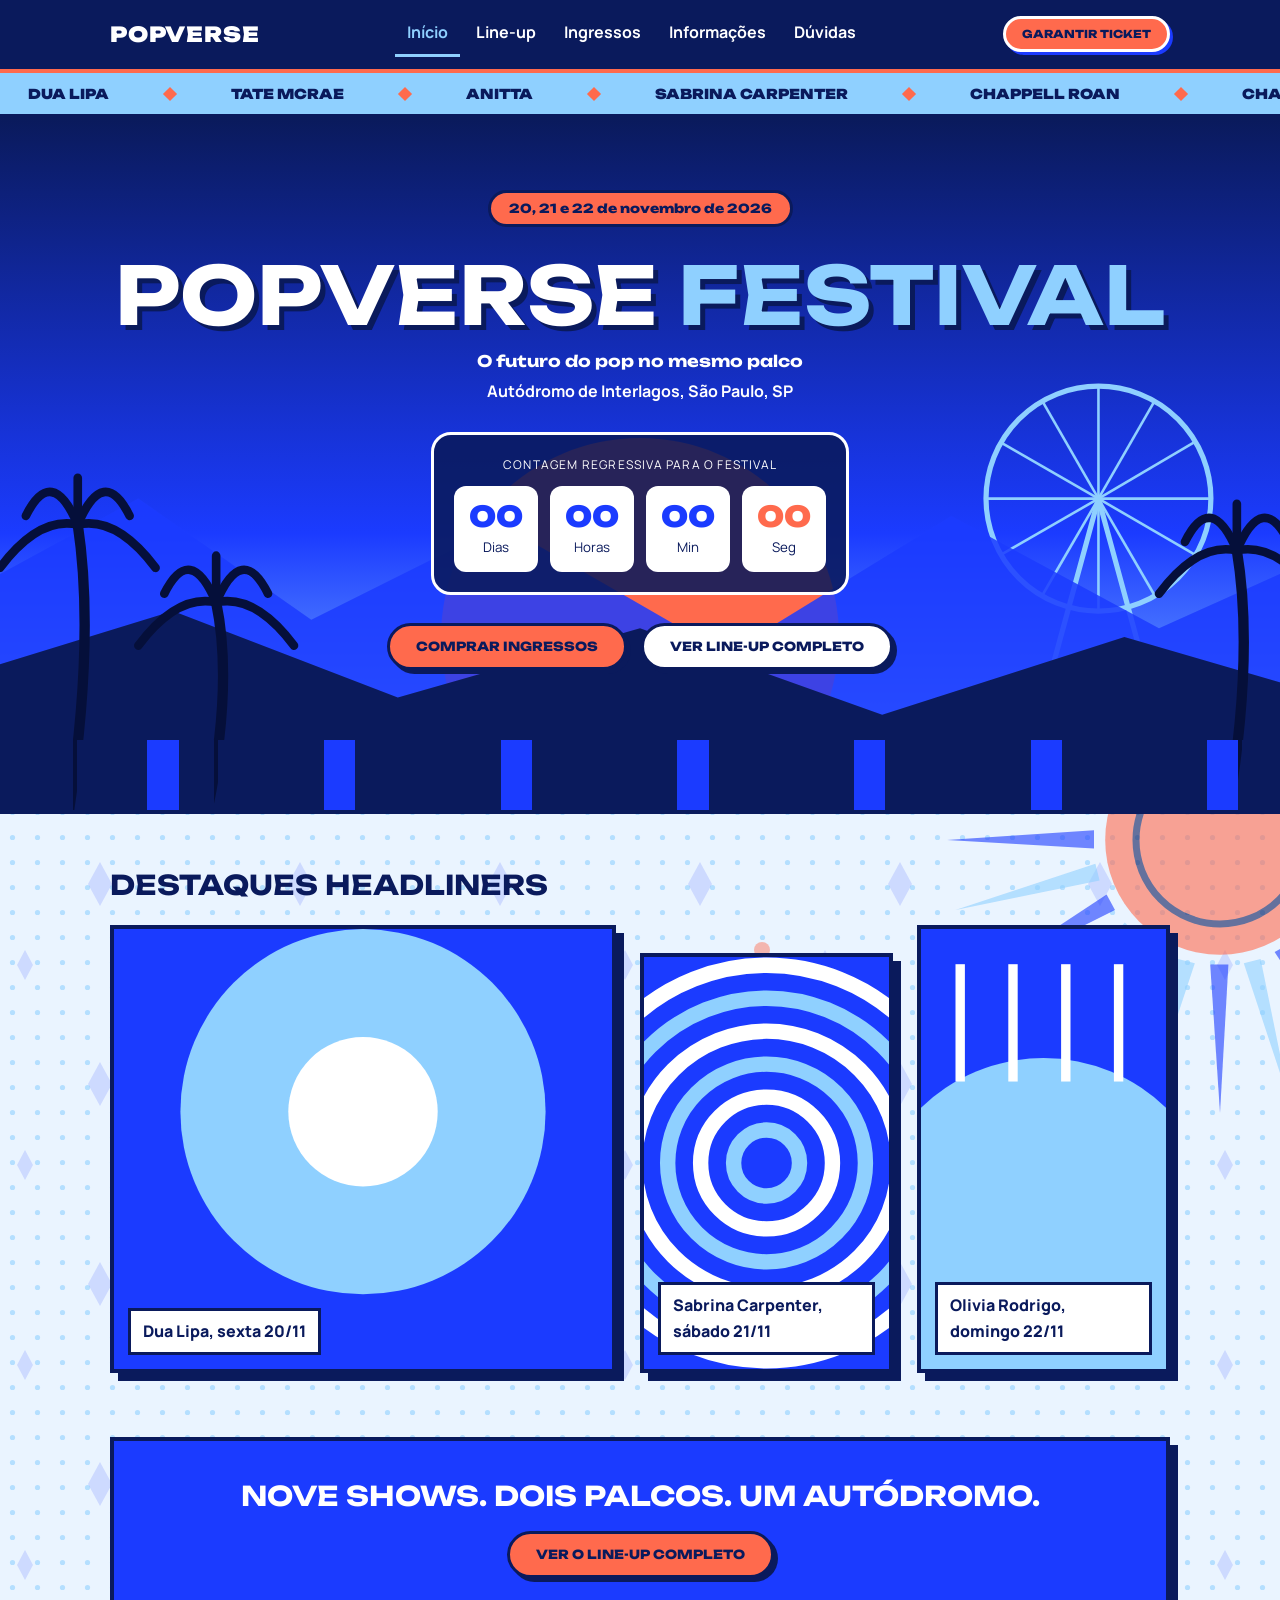
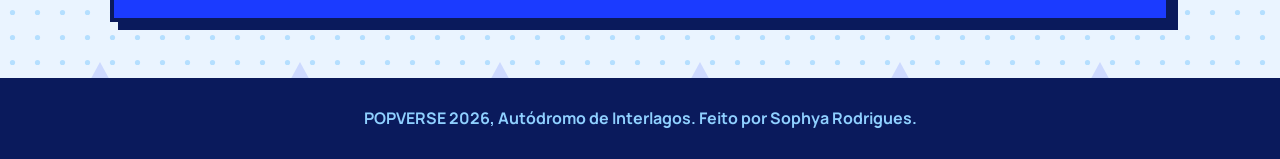
<file: index.html>
<!DOCTYPE html>
<html lang="pt-BR">
<head>
<meta charset="UTF-8">
<meta name="viewport" content="width=device-width, initial-scale=1">
<title>Início | POPVERSE 2026</title>
<link rel="preconnect" href="https://fonts.googleapis.com">
<link href="https://fonts.googleapis.com/css2?family=Unbounded:wght@700;900&family=Manrope:wght@400;700;800&display=swap" rel="stylesheet">
<link rel="stylesheet" href="style.css">
</head>
<body class="p-index">
<header><div class="topo"><a class="logo" href="index.html">POPVERSE</a><nav><a href="index.html" class="ativo" aria-current="page">Início</a><a href="lineup.html">Line-up</a><a href="ingressos.html">Ingressos</a><a href="informacoes.html">Informações</a><a href="faq.html">Dúvidas</a></nav><a class="btn" href="ingressos.html">Garantir ticket</a></div></header>
<div class="faixa-nomes" aria-hidden="true"><div class="trilho"><span>Dua Lipa</span><span>Tate McRae</span><span>Anitta</span><span>Sabrina Carpenter</span><span>Chappell Roan</span><span>Charli xcx</span><span>Olivia Rodrigo</span><span>Billie Eilish</span><span>Troye Sivan</span><span>Dua Lipa</span><span>Tate McRae</span><span>Anitta</span><span>Sabrina Carpenter</span><span>Chappell Roan</span><span>Charli xcx</span><span>Olivia Rodrigo</span><span>Billie Eilish</span><span>Troye Sivan</span></div></div><section class="hero"><p class="pilula">20, 21 e 22 de novembro de 2026</p><h1>Popverse <span>Festival</span></h1><p class="chamada">O futuro do pop no mesmo palco</p><p class="local">Autódromo de Interlagos, São Paulo, SP</p>
<div class="contagem"><p>Contagem regressiva para o festival</p><div class="tempo"><div><strong id="dias">00</strong><small>Dias</small></div><div><strong id="horas">00</strong><small>Horas</small></div><div><strong id="min">00</strong><small>Min</small></div><div><strong id="seg">00</strong><small>Seg</small></div></div></div>
<div class="botoes"><a class="btn" href="ingressos.html">Comprar ingressos</a><a class="btn sec" href="lineup.html">Ver line-up completo</a></div><div class="eq" aria-hidden="true"><span></span><span></span><span></span><span></span><span></span><span></span><span></span><span></span><span></span><span></span><span></span><span></span><span></span><span></span><span></span><span></span><span></span><span></span><span></span><span></span><span></span><span></span><span></span><span></span><span></span><span></span><span></span><span></span><span></span><span></span><span></span><span></span><span></span><span></span><span></span><span></span></div></section>
<main><h2>Destaques headliners</h2><div class="destaques">
<a class="d1" href="lineup.html"><span>Dua Lipa, sexta 20/11</span></a>
<a class="d2" href="lineup.html"><span>Sabrina Carpenter, sábado 21/11</span></a>
<a class="d3" href="lineup.html"><span>Olivia Rodrigo, domingo 22/11</span></a></div>
<section class="faixa"><h2>Nove shows. Dois palcos. Um autódromo.</h2><a class="btn" href="lineup.html">Ver o line-up completo</a></section></main>
<script>
var alvo=new Date('2026-11-20T18:00:00-03:00');
function tick(){var s=Math.floor(Math.max(0,alvo-new Date())/1000),v=[Math.floor(s/86400),Math.floor(s%86400/3600),Math.floor(s%3600/60),s%60];
['dias','horas','min','seg'].forEach(function(id,i){document.getElementById(id).textContent=String(v[i]).padStart(2,'0')})}
tick();setInterval(tick,1000);
</script>
<footer>POPVERSE 2026, Autódromo de Interlagos. Feito por Sophya Rodrigues.</footer>
</body>
</html>
</file>
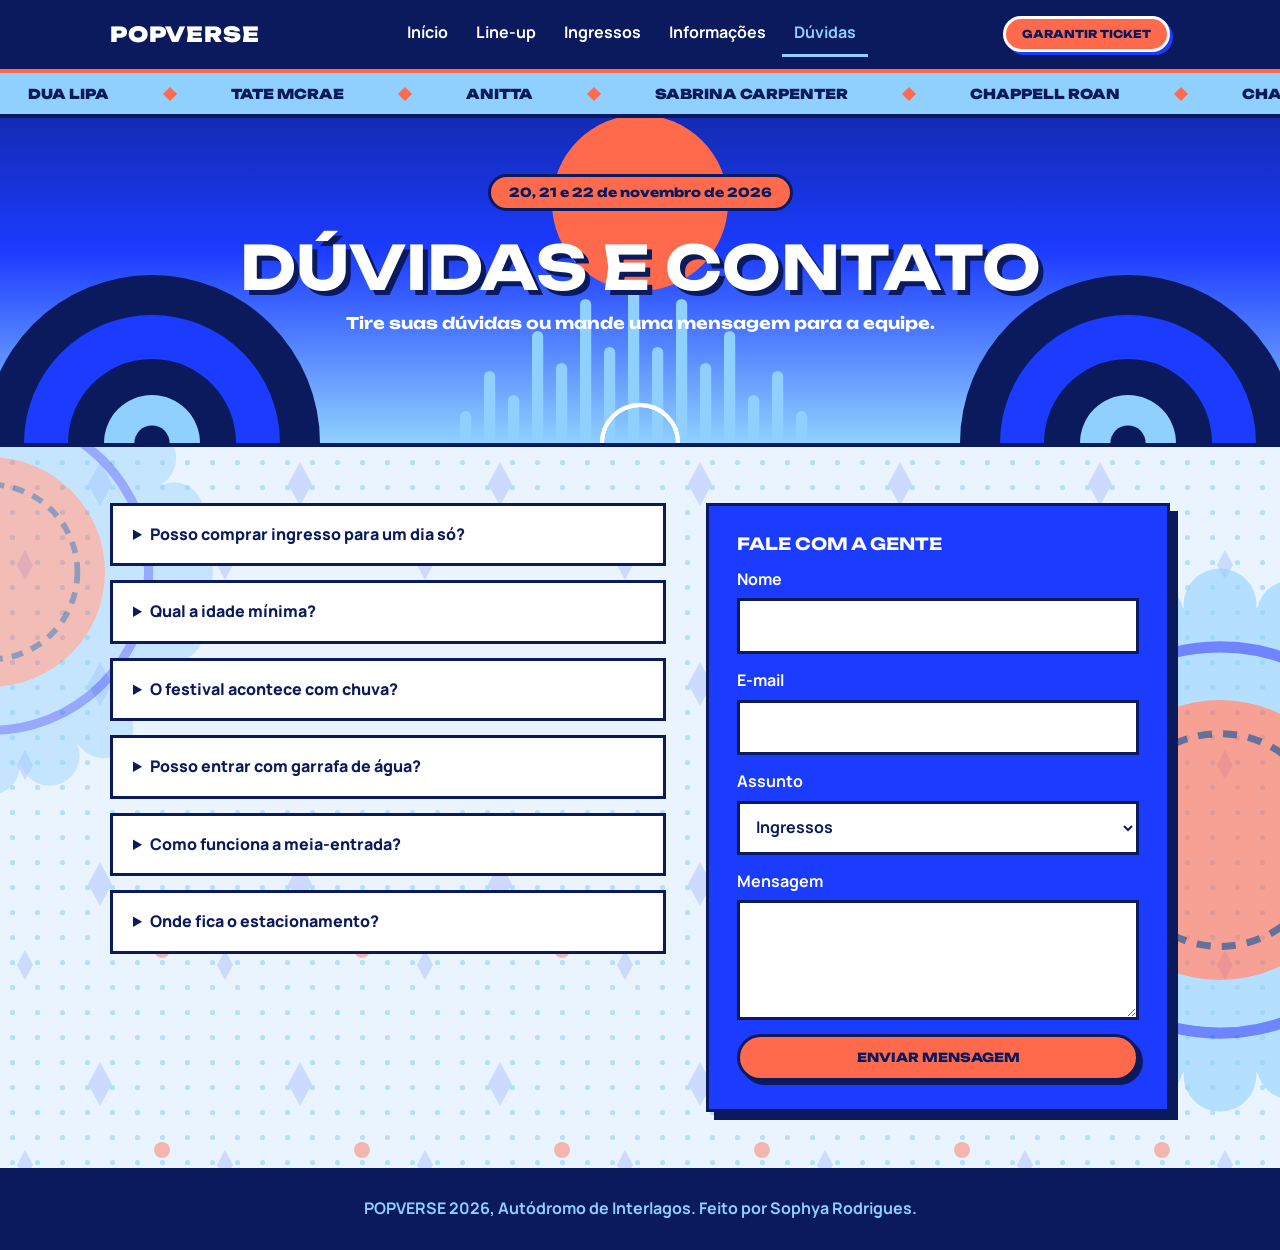
<file: faq.html>
<!DOCTYPE html>
<html lang="pt-BR">
<head>
<meta charset="UTF-8">
<meta name="viewport" content="width=device-width, initial-scale=1">
<title>Dúvidas e contato | POPVERSE 2026</title>
<link rel="preconnect" href="https://fonts.googleapis.com">
<link href="https://fonts.googleapis.com/css2?family=Unbounded:wght@700;900&family=Manrope:wght@400;700;800&display=swap" rel="stylesheet">
<link rel="stylesheet" href="style.css">
</head>
<body class="p-faq">
<header><div class="topo"><a class="logo" href="index.html">POPVERSE</a><nav><a href="index.html">Início</a><a href="lineup.html">Line-up</a><a href="ingressos.html">Ingressos</a><a href="informacoes.html">Informações</a><a href="faq.html" class="ativo" aria-current="page">Dúvidas</a></nav><a class="btn" href="ingressos.html">Garantir ticket</a></div></header>
<div class="faixa-nomes" aria-hidden="true"><div class="trilho"><span>Dua Lipa</span><span>Tate McRae</span><span>Anitta</span><span>Sabrina Carpenter</span><span>Chappell Roan</span><span>Charli xcx</span><span>Olivia Rodrigo</span><span>Billie Eilish</span><span>Troye Sivan</span><span>Dua Lipa</span><span>Tate McRae</span><span>Anitta</span><span>Sabrina Carpenter</span><span>Chappell Roan</span><span>Charli xcx</span><span>Olivia Rodrigo</span><span>Billie Eilish</span><span>Troye Sivan</span></div></div><section class="hero mini bn-faq"><div class="ondas" aria-hidden="true"><span></span><span></span><span></span></div><p class="pilula">20, 21 e 22 de novembro de 2026</p><h1>Dúvidas e contato</h1><p class="chamada">Tire suas dúvidas ou mande uma mensagem para a equipe.</p></section><main><div class="faq"><section><details><summary>Posso comprar ingresso para um dia só?</summary><p>Sim. O ingresso Pista vale para um dia à escolha. Premium e VIP são passaportes dos 3 dias.</p></details><details><summary>Qual a idade mínima?</summary><p>Menores de 16 anos entram acompanhados de responsável legal.</p></details><details><summary>O festival acontece com chuva?</summary><p>Sim. Os shows só são interrompidos em caso de risco. Leve capa de chuva.</p></details><details><summary>Posso entrar com garrafa de água?</summary><p>Só garrafa vazia e de plástico. Há bebedouros gratuitos dentro do autódromo.</p></details><details><summary>Como funciona a meia-entrada?</summary><p>Estudantes, idosos e pessoas com deficiência pagam metade, com comprovante na entrada.</p></details><details><summary>Onde fica o estacionamento?</summary><p>O autódromo tem estacionamento pago, mas recomendamos o trem até a estação Autódromo.</p></details></section><form onsubmit="return false"><h3>Fale com a gente</h3><label>Nome<input type="text"></label><label>E-mail<input type="email"></label><label>Assunto<select><option>Ingressos</option><option>Line-up</option><option>Outro</option></select></label><label>Mensagem<textarea></textarea></label><button class="btn" type="submit">Enviar mensagem</button></form></div></main>
<footer>POPVERSE 2026, Autódromo de Interlagos. Feito por Sophya Rodrigues.</footer>
</body>
</html>
</file>
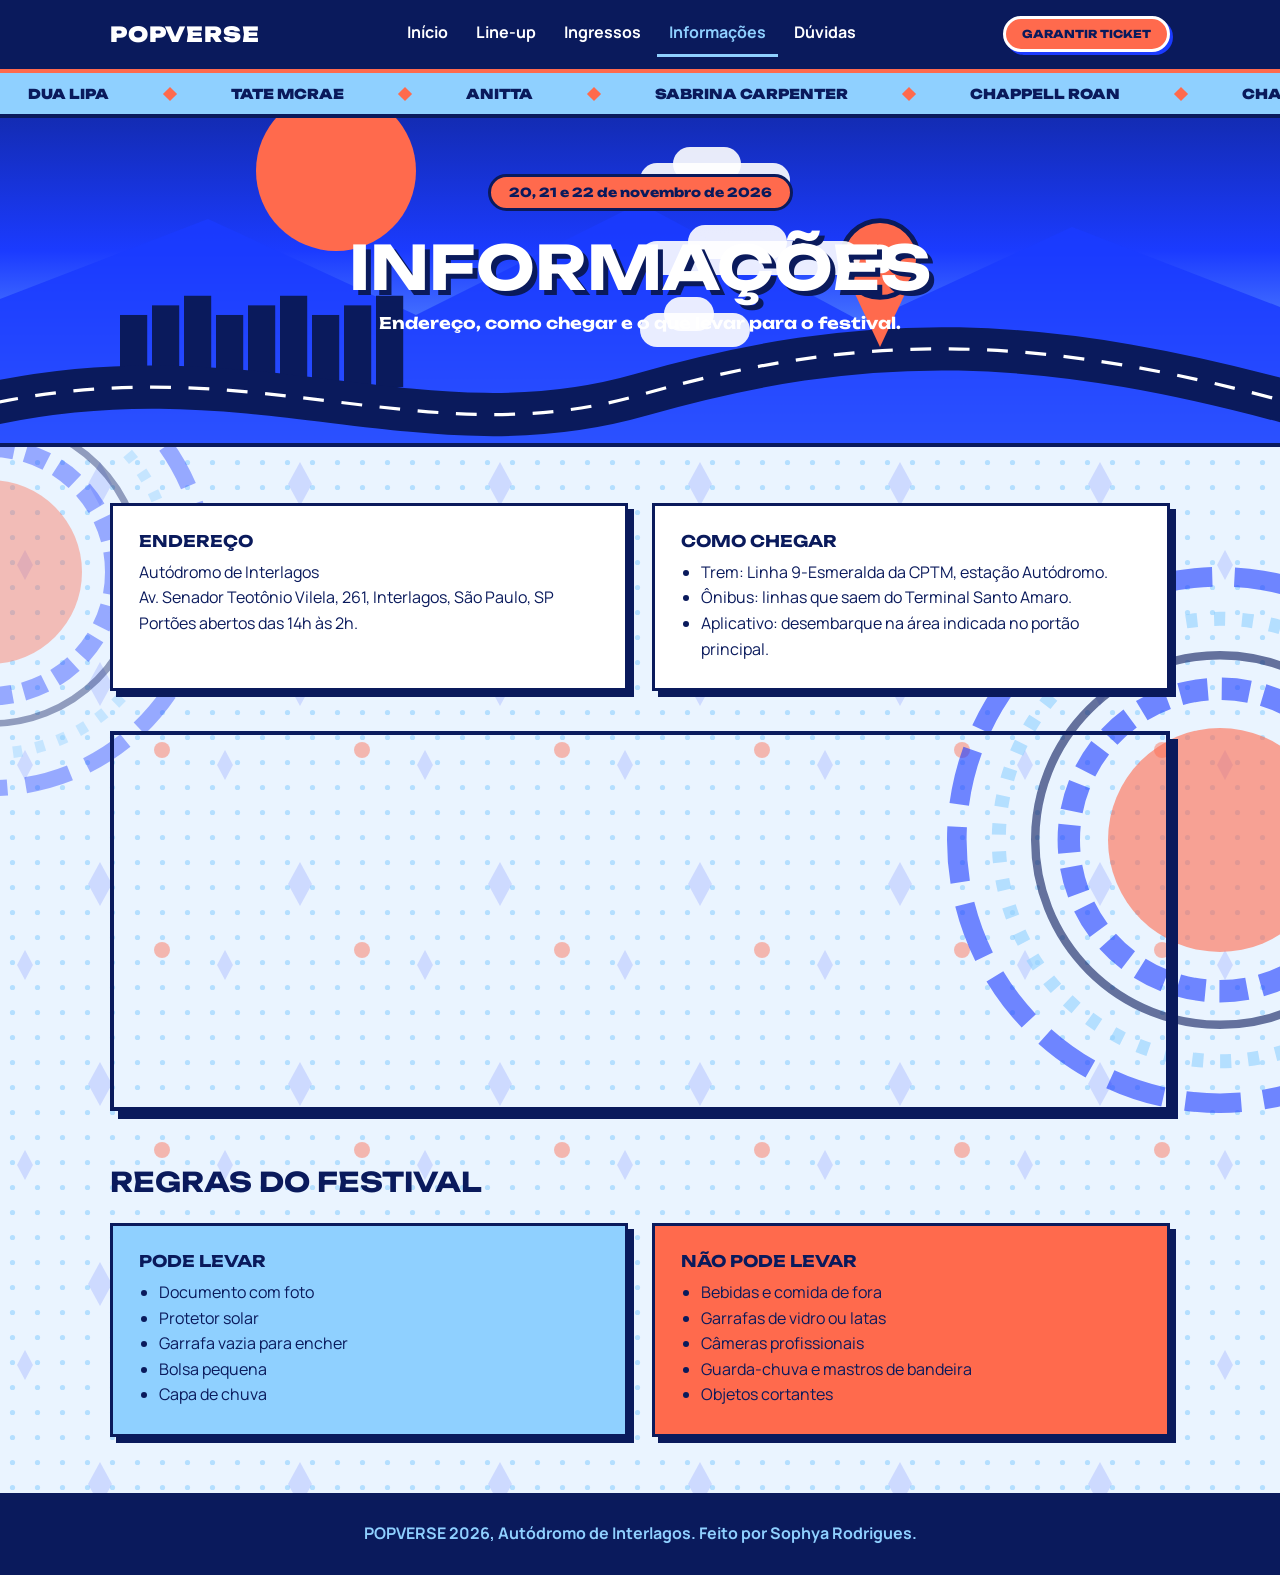
<file: informacoes.html>
<!DOCTYPE html>
<html lang="pt-BR">
<head>
<meta charset="UTF-8">
<meta name="viewport" content="width=device-width, initial-scale=1">
<title>Informações | POPVERSE 2026</title>
<link rel="preconnect" href="https://fonts.googleapis.com">
<link href="https://fonts.googleapis.com/css2?family=Unbounded:wght@700;900&family=Manrope:wght@400;700;800&display=swap" rel="stylesheet">
<link rel="stylesheet" href="style.css">
</head>
<body class="p-informacoes">
<header><div class="topo"><a class="logo" href="index.html">POPVERSE</a><nav><a href="index.html">Início</a><a href="lineup.html">Line-up</a><a href="ingressos.html">Ingressos</a><a href="informacoes.html" class="ativo" aria-current="page">Informações</a><a href="faq.html">Dúvidas</a></nav><a class="btn" href="ingressos.html">Garantir ticket</a></div></header>
<div class="faixa-nomes" aria-hidden="true"><div class="trilho"><span>Dua Lipa</span><span>Tate McRae</span><span>Anitta</span><span>Sabrina Carpenter</span><span>Chappell Roan</span><span>Charli xcx</span><span>Olivia Rodrigo</span><span>Billie Eilish</span><span>Troye Sivan</span><span>Dua Lipa</span><span>Tate McRae</span><span>Anitta</span><span>Sabrina Carpenter</span><span>Chappell Roan</span><span>Charli xcx</span><span>Olivia Rodrigo</span><span>Billie Eilish</span><span>Troye Sivan</span></div></div><section class="hero mini bn-informacoes"><div class="nuvens" aria-hidden="true"><span></span><span></span><span></span></div><p class="pilula">20, 21 e 22 de novembro de 2026</p><h1>Informações</h1><p class="chamada">Endereço, como chegar e o que levar para o festival.</p></section><main><div class="dois"><div><h3>Endereço</h3><p>Autódromo de Interlagos<br>Av. Senador Teotônio Vilela, 261, Interlagos, São Paulo, SP</p><p>Portões abertos das 14h às 2h.</p></div>
<div><h3>Como chegar</h3><ul><li>Trem: Linha 9-Esmeralda da CPTM, estação Autódromo.</li><li>Ônibus: linhas que saem do Terminal Santo Amaro.</li><li>Aplicativo: desembarque na área indicada no portão principal.</li></ul></div></div>
<iframe title="Mapa do Autódromo de Interlagos" src="https://www.google.com/maps?q=Aut%C3%B3dromo+de+Interlagos&output=embed" loading="lazy"></iframe>
<h2>Regras do festival</h2><div class="regras"><div class="pode"><h3>Pode levar</h3><ul><li>Documento com foto</li><li>Protetor solar</li><li>Garrafa vazia para encher</li><li>Bolsa pequena</li><li>Capa de chuva</li></ul></div>
<div class="nao"><h3>Não pode levar</h3><ul><li>Bebidas e comida de fora</li><li>Garrafas de vidro ou latas</li><li>Câmeras profissionais</li><li>Guarda-chuva e mastros de bandeira</li><li>Objetos cortantes</li></ul></div></div></main>
<footer>POPVERSE 2026, Autódromo de Interlagos. Feito por Sophya Rodrigues.</footer>
</body>
</html>
</file>
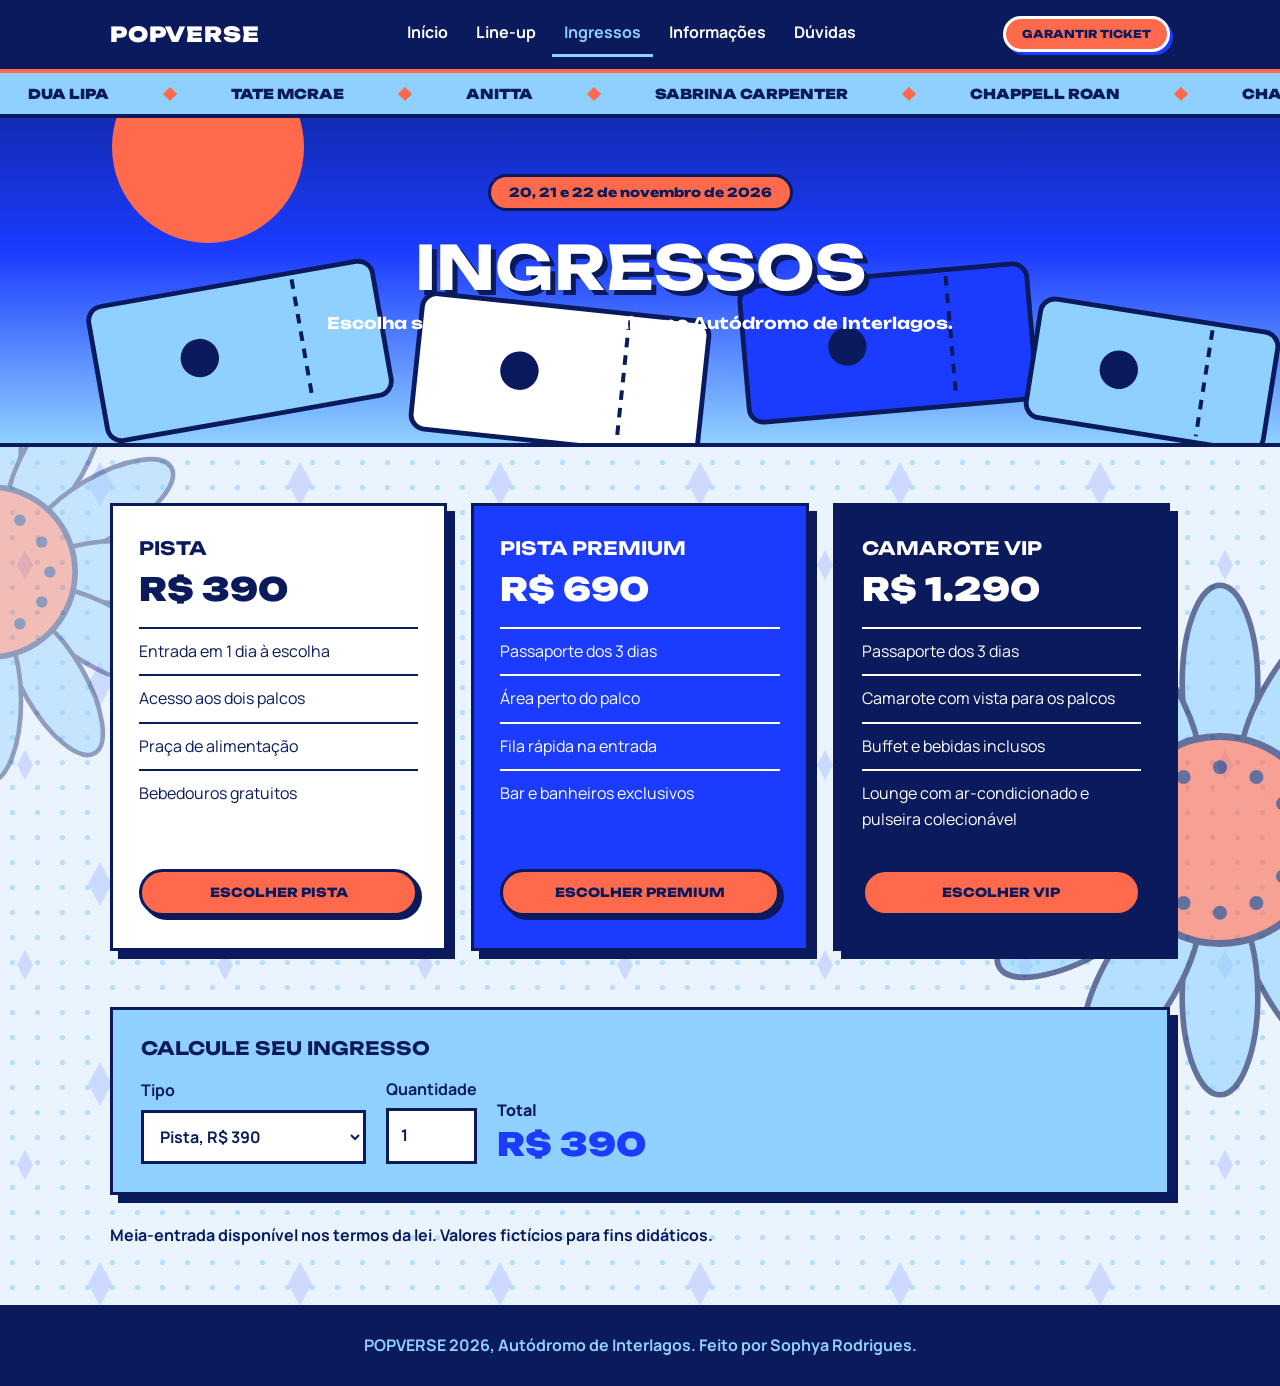
<file: ingressos.html>
<!DOCTYPE html>
<html lang="pt-BR">
<head>
<meta charset="UTF-8">
<meta name="viewport" content="width=device-width, initial-scale=1">
<title>Ingressos | POPVERSE 2026</title>
<link rel="preconnect" href="https://fonts.googleapis.com">
<link href="https://fonts.googleapis.com/css2?family=Unbounded:wght@700;900&family=Manrope:wght@400;700;800&display=swap" rel="stylesheet">
<link rel="stylesheet" href="style.css">
</head>
<body class="p-ingressos">
<header><div class="topo"><a class="logo" href="index.html">POPVERSE</a><nav><a href="index.html">Início</a><a href="lineup.html">Line-up</a><a href="ingressos.html" class="ativo" aria-current="page">Ingressos</a><a href="informacoes.html">Informações</a><a href="faq.html">Dúvidas</a></nav><a class="btn" href="ingressos.html">Garantir ticket</a></div></header>
<div class="faixa-nomes" aria-hidden="true"><div class="trilho"><span>Dua Lipa</span><span>Tate McRae</span><span>Anitta</span><span>Sabrina Carpenter</span><span>Chappell Roan</span><span>Charli xcx</span><span>Olivia Rodrigo</span><span>Billie Eilish</span><span>Troye Sivan</span><span>Dua Lipa</span><span>Tate McRae</span><span>Anitta</span><span>Sabrina Carpenter</span><span>Chappell Roan</span><span>Charli xcx</span><span>Olivia Rodrigo</span><span>Billie Eilish</span><span>Troye Sivan</span></div></div><section class="hero mini bn-ingressos"><div class="confete" aria-hidden="true"><span style="left:6%;animation-delay:-0s"></span><span style="left:14%;animation-delay:-5s"></span><span style="left:22%;animation-delay:-3s"></span><span style="left:30%;animation-delay:-1s"></span><span style="left:38%;animation-delay:-6s"></span><span style="left:46%;animation-delay:-4s"></span><span style="left:54%;animation-delay:-2s"></span><span style="left:62%;animation-delay:-0s"></span><span style="left:70%;animation-delay:-5s"></span><span style="left:78%;animation-delay:-3s"></span><span style="left:86%;animation-delay:-1s"></span><span style="left:94%;animation-delay:-6s"></span></div><p class="pilula">20, 21 e 22 de novembro de 2026</p><h1>Ingressos</h1><p class="chamada">Escolha seu passe para três dias no Autódromo de Interlagos.</p></section><main><div class="planos">
<article class="plano"><h2>Pista</h2><p class="preco">R$ 390</p><ul><li>Entrada em 1 dia à escolha</li><li>Acesso aos dois palcos</li><li>Praça de alimentação</li><li>Bebedouros gratuitos</li></ul><button class="btn" type="button">Escolher Pista</button></article>
<article class="plano mid"><h2>Pista Premium</h2><p class="preco">R$ 690</p><ul><li>Passaporte dos 3 dias</li><li>Área perto do palco</li><li>Fila rápida na entrada</li><li>Bar e banheiros exclusivos</li></ul><button class="btn" type="button">Escolher Premium</button></article>
<article class="plano vip"><h2>Camarote VIP</h2><p class="preco">R$ 1.290</p><ul><li>Passaporte dos 3 dias</li><li>Camarote com vista para os palcos</li><li>Buffet e bebidas inclusos</li><li>Lounge com ar-condicionado e pulseira colecionável</li></ul><button class="btn" type="button">Escolher VIP</button></article></div>
<section class="calc"><h2>Calcule seu ingresso</h2><div class="calc-campos"><label>Tipo<select id="tipo"><option value="390">Pista, R$ 390</option><option value="690">Pista Premium, R$ 690</option><option value="1290">Camarote VIP, R$ 1.290</option></select></label><label>Quantidade<input id="qtd" type="number" min="1" max="6" value="1"></label><p class="total">Total<strong id="total">R$ 390</strong></p></div></section><p class="nota">Meia-entrada disponível nos termos da lei. Valores fictícios para fins didáticos.</p></main>
<script>
var tipo=document.getElementById('tipo'),qtd=document.getElementById('qtd'),total=document.getElementById('total');
function calc(){var q=Math.max(1,Math.min(6,Number(qtd.value)||1));total.textContent=(Number(tipo.value)*q).toLocaleString('pt-BR',{style:'currency',currency:'BRL',maximumFractionDigits:0})}
tipo.onchange=calc;qtd.oninput=calc;
</script>
<footer>POPVERSE 2026, Autódromo de Interlagos. Feito por Sophya Rodrigues.</footer>
</body>
</html>
</file>
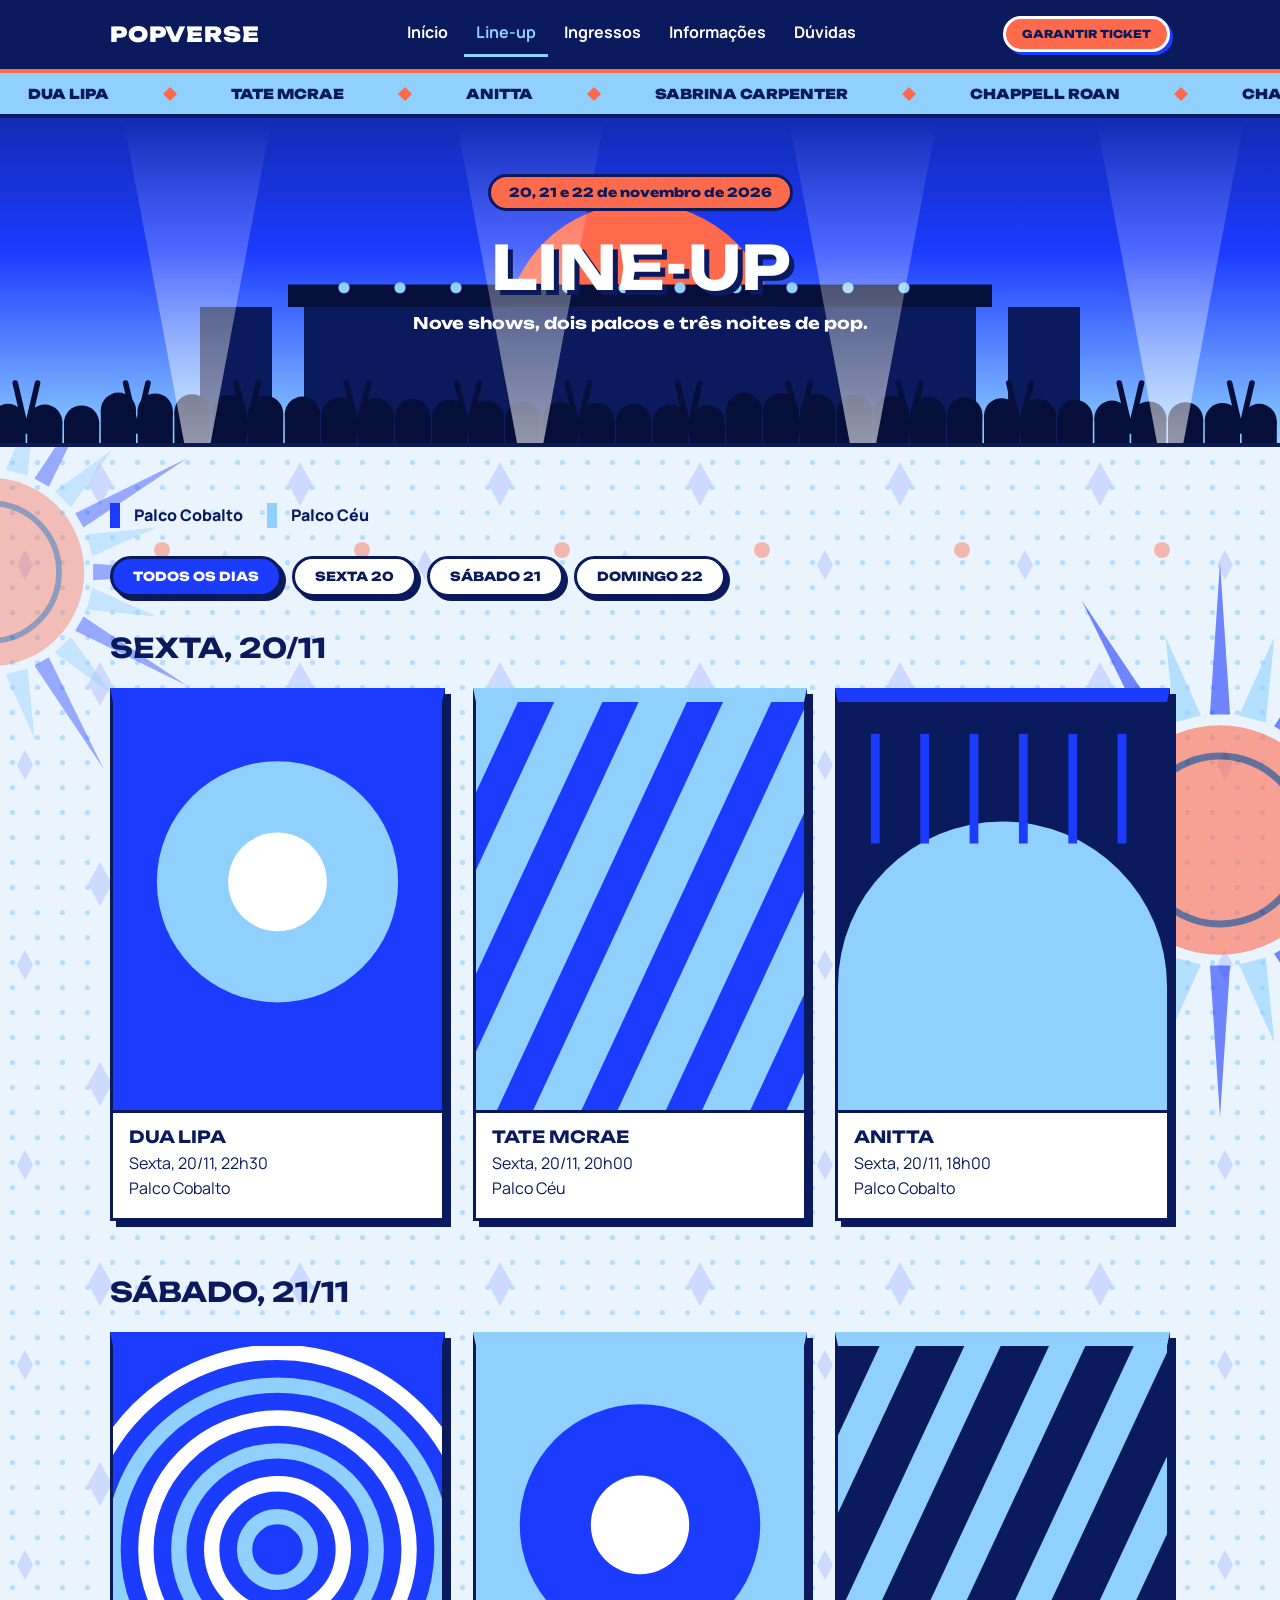
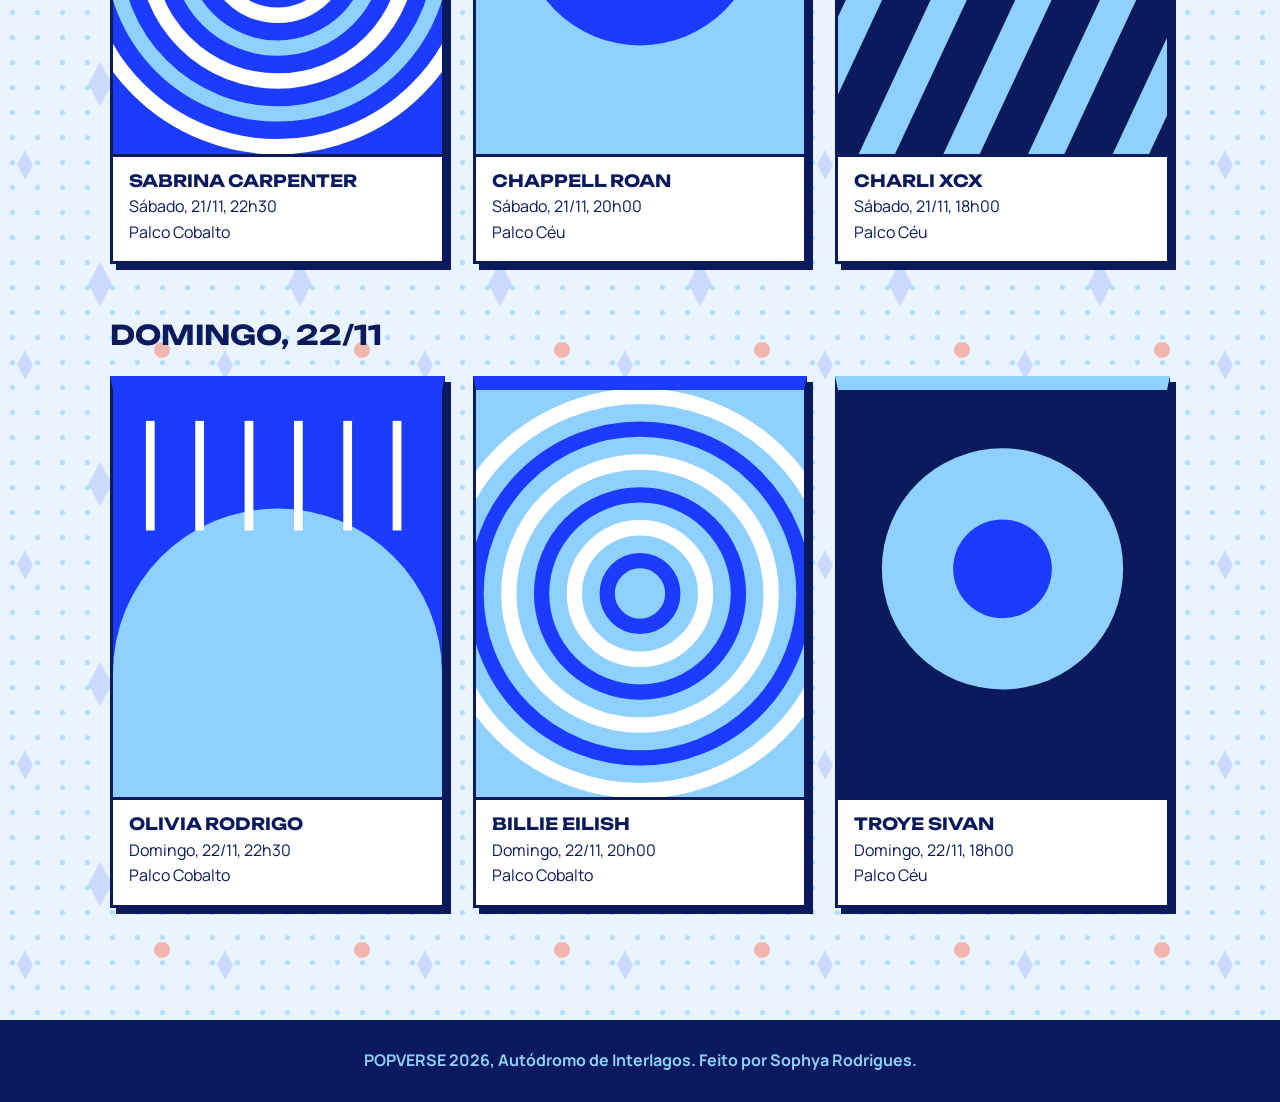
<file: lineup.html>
<!DOCTYPE html>
<html lang="pt-BR">
<head>
<meta charset="UTF-8">
<meta name="viewport" content="width=device-width, initial-scale=1">
<title>Line-up | POPVERSE 2026</title>
<link rel="preconnect" href="https://fonts.googleapis.com">
<link href="https://fonts.googleapis.com/css2?family=Unbounded:wght@700;900&family=Manrope:wght@400;700;800&display=swap" rel="stylesheet">
<link rel="stylesheet" href="style.css">
</head>
<body class="p-lineup">
<header><div class="topo"><a class="logo" href="index.html">POPVERSE</a><nav><a href="index.html">Início</a><a href="lineup.html" class="ativo" aria-current="page">Line-up</a><a href="ingressos.html">Ingressos</a><a href="informacoes.html">Informações</a><a href="faq.html">Dúvidas</a></nav><a class="btn" href="ingressos.html">Garantir ticket</a></div></header>
<div class="faixa-nomes" aria-hidden="true"><div class="trilho"><span>Dua Lipa</span><span>Tate McRae</span><span>Anitta</span><span>Sabrina Carpenter</span><span>Chappell Roan</span><span>Charli xcx</span><span>Olivia Rodrigo</span><span>Billie Eilish</span><span>Troye Sivan</span><span>Dua Lipa</span><span>Tate McRae</span><span>Anitta</span><span>Sabrina Carpenter</span><span>Chappell Roan</span><span>Charli xcx</span><span>Olivia Rodrigo</span><span>Billie Eilish</span><span>Troye Sivan</span></div></div><section class="hero mini bn-lineup"><div class="holofotes" aria-hidden="true"><span></span><span></span><span></span><span></span></div><p class="pilula">20, 21 e 22 de novembro de 2026</p><h1>Line-up</h1><p class="chamada">Nove shows, dois palcos e três noites de pop.</p></section><main><div class="legenda"><span class="az">Palco Cobalto</span><span class="vm">Palco Céu</span></div><div class="filtros" role="group" aria-label="Filtrar por dia"><button class="btn sec on" data-dia="todos" type="button">Todos os dias</button><button class="btn sec" data-dia="Sexta" type="button">Sexta 20</button><button class="btn sec" data-dia="Sábado" type="button">Sábado 21</button><button class="btn sec" data-dia="Domingo" type="button">Domingo 22</button></div><section class="dia" data-dia="Sexta"><h2>Sexta, 20/11</h2><div class="grade"><article class="artista az"><img src="img/dua.svg" alt="Arte de divulgação de Dua Lipa"><h3>Dua Lipa</h3><p>Sexta, 20/11, 22h30</p><p>Palco Cobalto</p></article><article class="artista vm"><img src="img/tate.svg" alt="Arte de divulgação de Tate McRae"><h3>Tate McRae</h3><p>Sexta, 20/11, 20h00</p><p>Palco Céu</p></article><article class="artista az"><img src="img/anitta.svg" alt="Arte de divulgação de Anitta"><h3>Anitta</h3><p>Sexta, 20/11, 18h00</p><p>Palco Cobalto</p></article></div></section><section class="dia" data-dia="Sábado"><h2>Sábado, 21/11</h2><div class="grade"><article class="artista az"><img src="img/sabrina.svg" alt="Arte de divulgação de Sabrina Carpenter"><h3>Sabrina Carpenter</h3><p>Sábado, 21/11, 22h30</p><p>Palco Cobalto</p></article><article class="artista vm"><img src="img/chappell.svg" alt="Arte de divulgação de Chappell Roan"><h3>Chappell Roan</h3><p>Sábado, 21/11, 20h00</p><p>Palco Céu</p></article><article class="artista vm"><img src="img/charli.svg" alt="Arte de divulgação de Charli xcx"><h3>Charli xcx</h3><p>Sábado, 21/11, 18h00</p><p>Palco Céu</p></article></div></section><section class="dia" data-dia="Domingo"><h2>Domingo, 22/11</h2><div class="grade"><article class="artista az"><img src="img/olivia.svg" alt="Arte de divulgação de Olivia Rodrigo"><h3>Olivia Rodrigo</h3><p>Domingo, 22/11, 22h30</p><p>Palco Cobalto</p></article><article class="artista az"><img src="img/billie.svg" alt="Arte de divulgação de Billie Eilish"><h3>Billie Eilish</h3><p>Domingo, 22/11, 20h00</p><p>Palco Cobalto</p></article><article class="artista vm"><img src="img/troye.svg" alt="Arte de divulgação de Troye Sivan"><h3>Troye Sivan</h3><p>Domingo, 22/11, 18h00</p><p>Palco Céu</p></article></div></section></main><script>var bs=document.querySelectorAll(".filtros button");bs.forEach(function(b){b.onclick=function(){bs.forEach(function(x){x.classList.remove("on")});b.classList.add("on");document.querySelectorAll(".dia").forEach(function(d){d.hidden=b.dataset.dia!=="todos"&&d.dataset.dia!==b.dataset.dia})}})</script>
<footer>POPVERSE 2026, Autódromo de Interlagos. Feito por Sophya Rodrigues.</footer>
</body>
</html>
</file>
<file: style.css>
/* style.css único do POPVERSE: estrutura comum primeiro, depois um bloco por página */
:root{--az:#1B3BFF;--nv:#0A1A5C;--cl:#8FD0FF;--gl:#EAF4FF;--sol:#FF6A4D}
*{box-sizing:border-box;margin:0;padding:0}
body{font:400 1rem/1.6 'Manrope',sans-serif;background:var(--gl) url(img/fundo.svg);color:var(--nv)}
h1,h2,h3{font-family:'Unbounded',sans-serif;font-weight 100;text-transform:uppercase;line-height:1.15}
a{color:inherit}
:focus-visible{outline:3px solid var(--sol);outline-offset:3px}
[hidden]{display:none!important}
header{position:sticky;top:0;z-index:5;background:var(--nv);color:#fff;border-bottom:4px solid var(--sol)}
.topo{max-width:1100px;margin:auto;padding:12px 20px;display:flex;justify-content:space-between;align-items:center;flex-wrap:wrap;gap:10px}
.logo{font:900 1.3rem 'Unbounded',sans-serif;letter-spacing:.04em;color:#fff;text-decoration:none}
nav{display:flex;gap:4px;flex-wrap:wrap}
nav a{padding:8px 12px;font-weight:700;text-decoration:none;border-bottom:3px solid transparent}
nav a:hover,nav a.ativo{border-color:var(--cl);color:var(--cl)}
main{max-width:1100px;margin:auto;padding:56px 20px}
main h2{font-size:1.7rem;margin-bottom:24px}
footer{background:var(--nv);color:var(--cl);padding:28px 20px;text-align:center;font-weight:700}
.btn{display:inline-block;background:var(--sol);color:var(--nv);padding:13px 26px;border:3px solid var(--nv);border-radius:99px;font:800 .78rem 'Unbounded',sans-serif;text-transform:uppercase;text-decoration:none;cursor:pointer;box-shadow:4px 4px 0 var(--nv)}
.btn:hover{transform:translate(2px,2px);box-shadow:2px 2px 0 var(--nv)}
.btn.sec{background:#fff}
.topo .btn{padding:8px 16px;font-size:.68rem;border-color:#fff;box-shadow:3px 3px 0 var(--az)}
/* ---- Página: Início ---- */
.faixa-nomes{background:var(--cl);color:var(--nv);overflow:hidden;white-space:nowrap;border-bottom:4px solid var(--nv)}
.trilho{display:inline-flex;animation:rola 32s linear infinite}
.trilho span{font:900 .85rem 'Unbounded',sans-serif;text-transform:uppercase;padding:12px 28px}
.trilho span::after{content:"";display:inline-block;width:10px;height:10px;background:var(--sol);margin-left:56px;transform:rotate(45deg)}
@keyframes rola{to{transform:translateX(-50%)}}
.hero{position:relative;overflow:hidden;text-align:center;padding:72px 20px 140px;color:#fff;background:var(--az) url(img/hero.svg) center bottom/cover;border-bottom:4px solid var(--nv)}
.hero>*{position:relative}
.pilula{display:inline-block;padding:8px 18px;background:var(--sol);color:var(--nv);border:3px solid var(--nv);border-radius:99px;font:800 .78rem 'Unbounded',sans-serif}
.hero h1{font-size:clamp(2.2rem,8vw,5rem);margin:22px 0 10px;text-shadow:5px 5px 0 var(--nv)}
.hero h1 span{color:var(--cl)}
.chamada{font:700 1rem 'Unbounded',sans-serif}
.local{margin:8px 0 28px;font-weight:700}
.contagem{display:inline-block;padding:20px;background:rgba(10,26,92,.88);border:3px solid #fff;border-radius:20px;margin-bottom:28px}
.contagem p{font-size:.75rem;letter-spacing:.1em;text-transform:uppercase;margin-bottom:12px}
.tempo{display:flex;gap:12px}
.tempo div{min-width:84px;padding:12px;background:#fff;color:var(--nv);border-radius:12px}
.tempo strong{display:block;font:900 1.8rem 'Unbounded',sans-serif;color:var(--az)}
.tempo div:last-child strong{color:var(--sol)}
.botoes{display:flex;gap:14px;justify-content:center;flex-wrap:wrap}
.eq{position:absolute;left:0;right:0;bottom:0;display:flex;align-items:flex-end;gap:4px;height:70px;padding:0 6px}
.eq span{flex:1;height:100%;background:var(--nv);transform-origin:bottom;animation:pulo 1.1s ease-in-out infinite alternate}
.eq span:nth-child(3n){animation-duration:.75s;animation-delay:-.3s}
.eq span:nth-child(3n+1){animation-duration:1.4s;animation-delay:-.7s}
.eq span:nth-child(5n){background:var(--az)}
@keyframes pulo{from{transform:scaleY(.12)}to{transform:scaleY(1)}}
.hero.mini{padding:56px 20px 110px}
.hero.mini h1{font-size:clamp(2rem,6.5vw,3.8rem)}
.destaques{display:grid;grid-template-columns:2fr 1fr 1fr;gap:24px}
.destaques a{display:flex;align-items:flex-end;min-height:420px;padding:14px;background-size:cover;background-position:center;border:4px solid var(--nv);box-shadow:8px 8px 0 var(--nv);text-decoration:none;font-weight:800}
.destaques span{background:#fff;border:3px solid var(--nv);padding:8px 12px}
.destaques a:hover{transform:translate(3px,3px);box-shadow:5px 5px 0 var(--nv)}
.d1{background-image:url(img/dua.svg)}.d2{background-image:url(img/sabrina.svg);margin-top:28px}.d3{background-image:url(img/olivia.svg)}
.faixa{margin-top:64px;padding:40px 20px;text-align:center;background:var(--az);color:#fff;border:4px solid var(--nv);box-shadow:8px 8px 0 var(--nv)}
.faixa h2{margin-bottom:18px}
/* ---- Página: Line-up ---- */
.legenda{display:flex;gap:24px;margin-bottom:28px;font-weight:800}
.legenda span{padding-left:14px;border-left:10px solid}
.legenda .az{border-color:var(--az)}.legenda .vm{border-color:var(--cl)}
.filtros{display:flex;gap:10px;flex-wrap:wrap;margin-bottom:36px}
.filtros .btn{padding:10px 20px}
.filtros .on{background:var(--az);color:#fff}
.grade{display:grid;grid-template-columns:repeat(3,1fr);gap:28px;margin-bottom:56px}
.artista{background:#fff;border:3px solid var(--nv);border-top-width:14px;box-shadow:6px 6px 0 var(--nv)}
.artista.az{border-top-color:var(--az)}.artista.vm{border-top-color:var(--cl)}
.artista img{display:block;width:100%;aspect-ratio:4/5;object-fit:cover;border-bottom:3px solid var(--nv)}
.artista h3{font-size:1.05rem;margin:14px 16px 4px}
.artista p{margin:0 16px}
.artista p:last-child{margin-bottom:16px}
/* ---- Página: Ingressos ---- */
.planos{display:grid;grid-template-columns:repeat(3,1fr);gap:24px;align-items:stretch}
.plano{padding:32px 26px;background:#fff;border:3px solid var(--nv);box-shadow:8px 8px 0 var(--nv);display:flex;flex-direction:column}
.plano.mid{background:var(--az);color:#fff}
.plano.vip{background:var(--nv);color:#fff}
.plano h2{font-size:1.15rem;margin:0}
.preco{font:900 2rem 'Unbounded',sans-serif;margin:10px 0 18px}
.plano ul{list-style:none;flex:1;margin-bottom:26px}
.plano li{padding:10px 0;border-top:2px solid currentColor}
.plano .btn{text-align:center}
.nota{margin-top:28px;font-weight:700}
.calc{margin-top:56px;padding:28px;background:var(--cl);border:3px solid var(--nv);box-shadow:8px 8px 0 var(--nv)}
.calc h2{font-size:1.15rem;margin-bottom:18px}
.calc-campos{display:flex;gap:20px;flex-wrap:wrap;align-items:end}
.total{font-weight:800}
.total strong{display:block;font:900 2rem 'Unbounded',sans-serif;color:var(--az)}
/* ---- Página: Informações ---- */
.dois,.regras{display:grid;grid-template-columns:1fr 1fr;gap:24px}
.dois{margin-bottom:40px}
.dois div,.regras div{padding:26px;background:#fff;border:3px solid var(--nv);box-shadow:6px 6px 0 var(--nv)}
.dois h3,.regras h3{font-size:1rem;margin-bottom:10px}
.dois ul,.regras ul{margin-left:20px}
.regras .pode{background:var(--cl)}
.regras .nao{background:var(--sol)}
iframe{width:100%;height:380px;border:4px solid var(--nv);box-shadow:8px 8px 0 var(--nv);margin-bottom:56px;display:block}
/* ---- Página: Dúvidas e contato ---- */
.faq{display:grid;grid-template-columns:1.2fr 1fr;gap:40px;align-items:start}
details{background:#fff;border:3px solid var(--nv);padding:16px 20px;margin-bottom:14px}
summary{cursor:pointer;font-weight:800}
details[open]{background:var(--cl)}
details p{margin-top:10px}
form{background:var(--az);color:#fff;border:3px solid var(--nv);box-shadow:8px 8px 0 var(--nv);padding:28px;display:grid;gap:14px}
form h3{font-size:1.05rem}
label{font-weight:700;display:grid;gap:6px}
input,select,textarea{padding:12px;border:3px solid var(--nv);font:inherit;background:#fff;color:var(--nv)}
textarea{min-height:120px}
/* ---- Fundo: textura e sóis girando ---- */
body::before,body::after{content:"";position:fixed;z-index:-1;pointer-events:none;background:url(img/sol.svg) center/contain no-repeat;animation:gira 80s linear infinite}
body::before{right:-220px;bottom:-220px;width:560px;height:560px;opacity:.6}
body::after{left:-240px;top:38%;width:460px;height:460px;opacity:.4;animation-direction:reverse}
@keyframes gira{to{transform:rotate(360deg)}}
/* ---- Animação própria de cada banner ---- */
.holofotes,.confete,.nuvens,.ondas{position:absolute;inset:0;pointer-events:none}
.holofotes span{position:absolute;bottom:-20px;width:190px;height:140%;background:linear-gradient(to top,rgba(255,255,255,.6),transparent 75%);clip-path:polygon(45% 100%,55% 100%,100% 0,0 0);transform-origin:50% 100%;animation:varre 5s ease-in-out infinite alternate}
.holofotes span:nth-child(1){left:8%;animation-delay:-1s}
.holofotes span:nth-child(2){left:34%;animation-duration:6.5s;animation-delay:-3s}
.holofotes span:nth-child(3){left:60%;animation-duration:4.5s}
.holofotes span:nth-child(4){left:84%;animation-delay:-2s}
@keyframes varre{from{transform:rotate(-28deg)}to{transform:rotate(28deg)}}
.confete span{position:absolute;top:-24px;width:12px;height:18px;background:var(--sol);animation:cai 6s linear infinite}
.confete span:nth-child(3n){background:var(--cl)}
.confete span:nth-child(3n+1){background:#fff;animation-duration:8s}
.confete span:nth-child(4n){background:var(--az)}
@keyframes cai{to{transform:translateY(440px) rotate(360deg)}}
.nuvens span{position:absolute;height:34px;background:rgba(255,255,255,.9);border-radius:99px;animation:passa 26s linear infinite}
.nuvens span::before{content:"";position:absolute;left:22%;top:-16px;width:45%;height:34px;background:inherit;border-radius:99px}
.nuvens span:nth-child(1){top:14%;width:150px}
.nuvens span:nth-child(2){top:38%;width:220px;animation-duration:38s;animation-delay:-12s}
.nuvens span:nth-child(3){top:60%;width:110px;animation-duration:20s;animation-delay:-6s}
@keyframes passa{from{left:-260px}to{left:100%}}
.ondas span{position:absolute;left:50%;bottom:-40px;width:80px;height:80px;margin-left:-40px;border:4px solid rgba(255,255,255,.75);border-radius:50%;animation:ecoa 4s ease-out infinite}
.ondas span:nth-child(2){animation-delay:1.3s}
.ondas span:nth-child(3){animation-delay:2.6s}
@keyframes ecoa{from{transform:scale(1);opacity:1}to{transform:scale(9);opacity:0}}
.bn-lineup{background-image:url(img/banner-lineup.svg)}
.bn-ingressos{background-image:url(img/banner-ingressos.svg)}
.bn-informacoes{background-image:url(img/banner-informacoes.svg)}
.bn-faq{background-image:url(img/banner-faq.svg)}
/* ---- Cada página tem o seu sol de fundo (o do início é img/sol.svg) ---- */
.p-lineup::before,.p-lineup::after{background-image:url(img/sol-lineup.svg)}
.p-ingressos::before,.p-ingressos::after{background-image:url(img/sol-ingressos.svg)}
.p-informacoes::before,.p-informacoes::after{background-image:url(img/sol-informacoes.svg)}
.p-faq::before,.p-faq::after{background-image:url(img/sol-faq.svg)}
@media(max-width:800px){.destaques,.planos,.dois,.regras,.faq{grid-template-columns:1fr}.destaques a{min-height:280px}.d2{margin-top:0}.grade{grid-template-columns:1fr 1fr}.tempo{gap:8px}.tempo div{min-width:64px}}
@media(max-width:520px){.grade{grid-template-columns:1fr}}
@media(prefers-reduced-motion:reduce){.trilho,.eq span{animation:none}}
</file>
